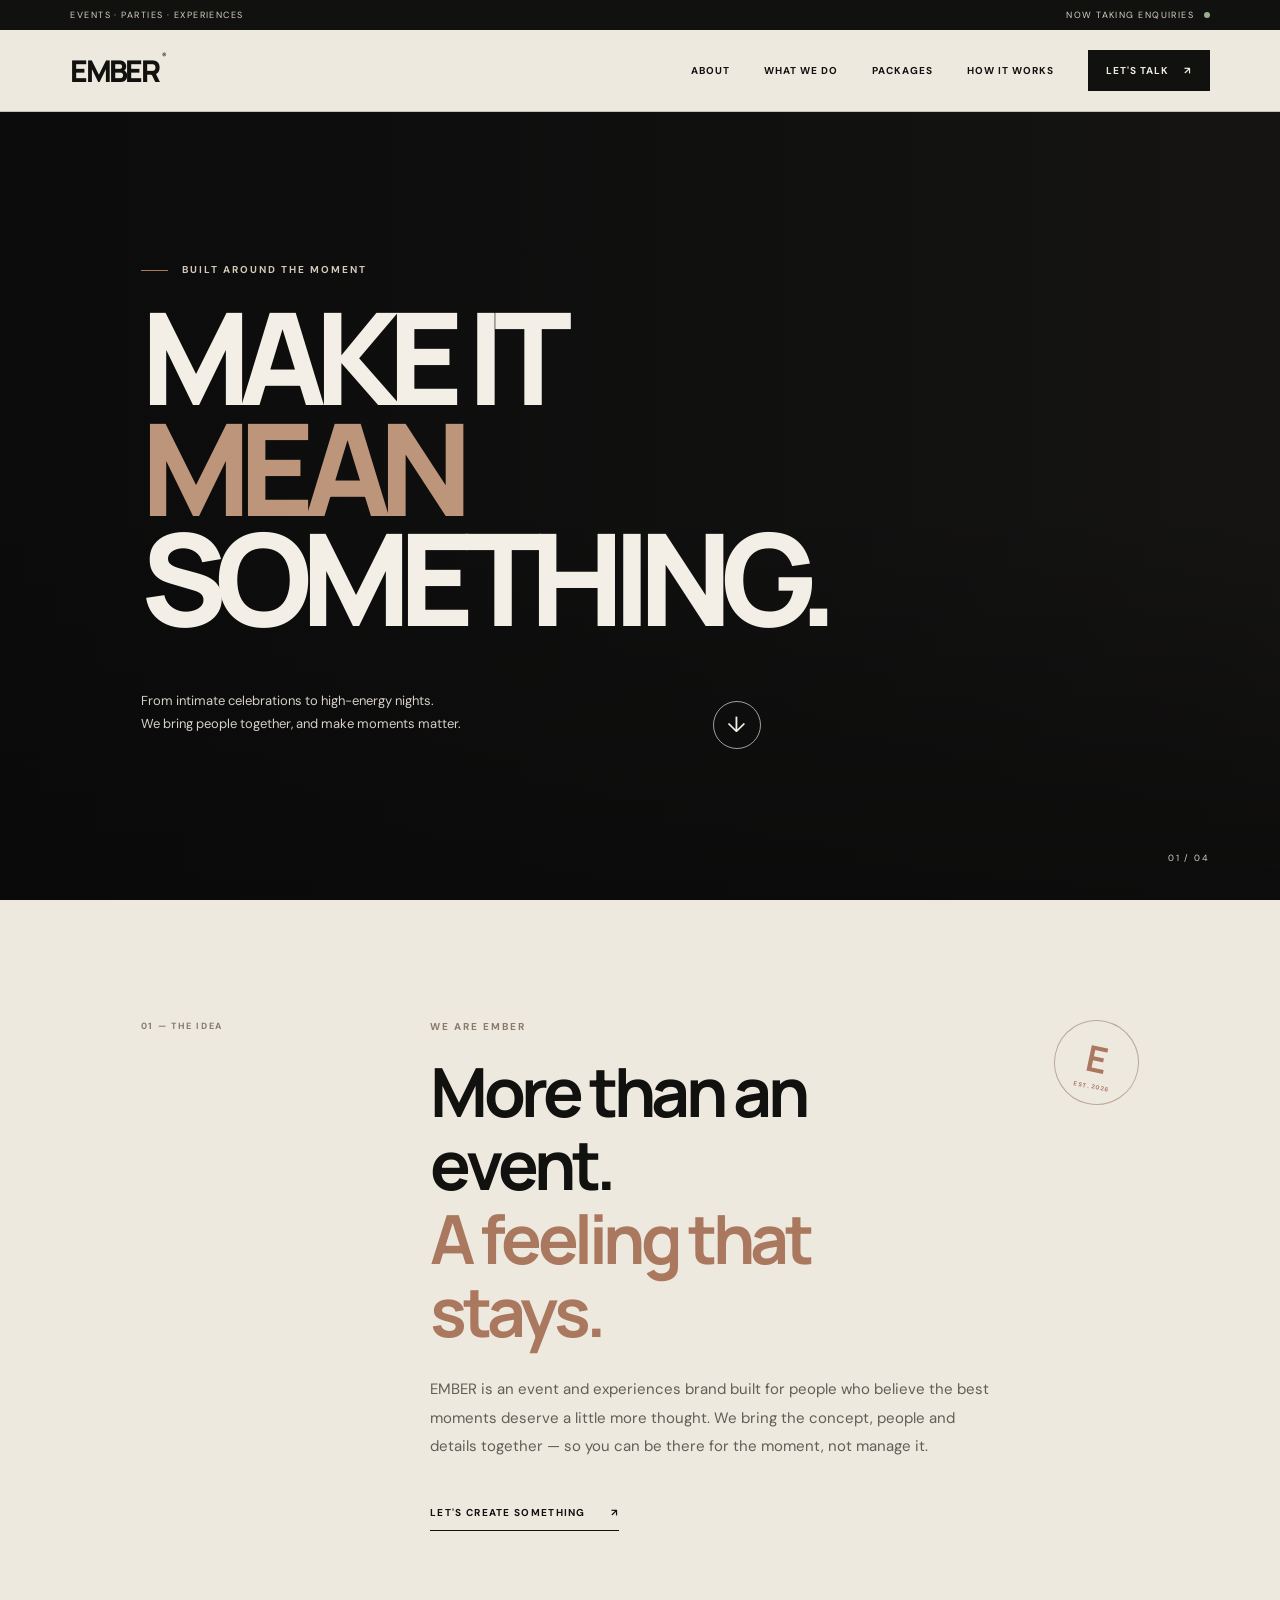
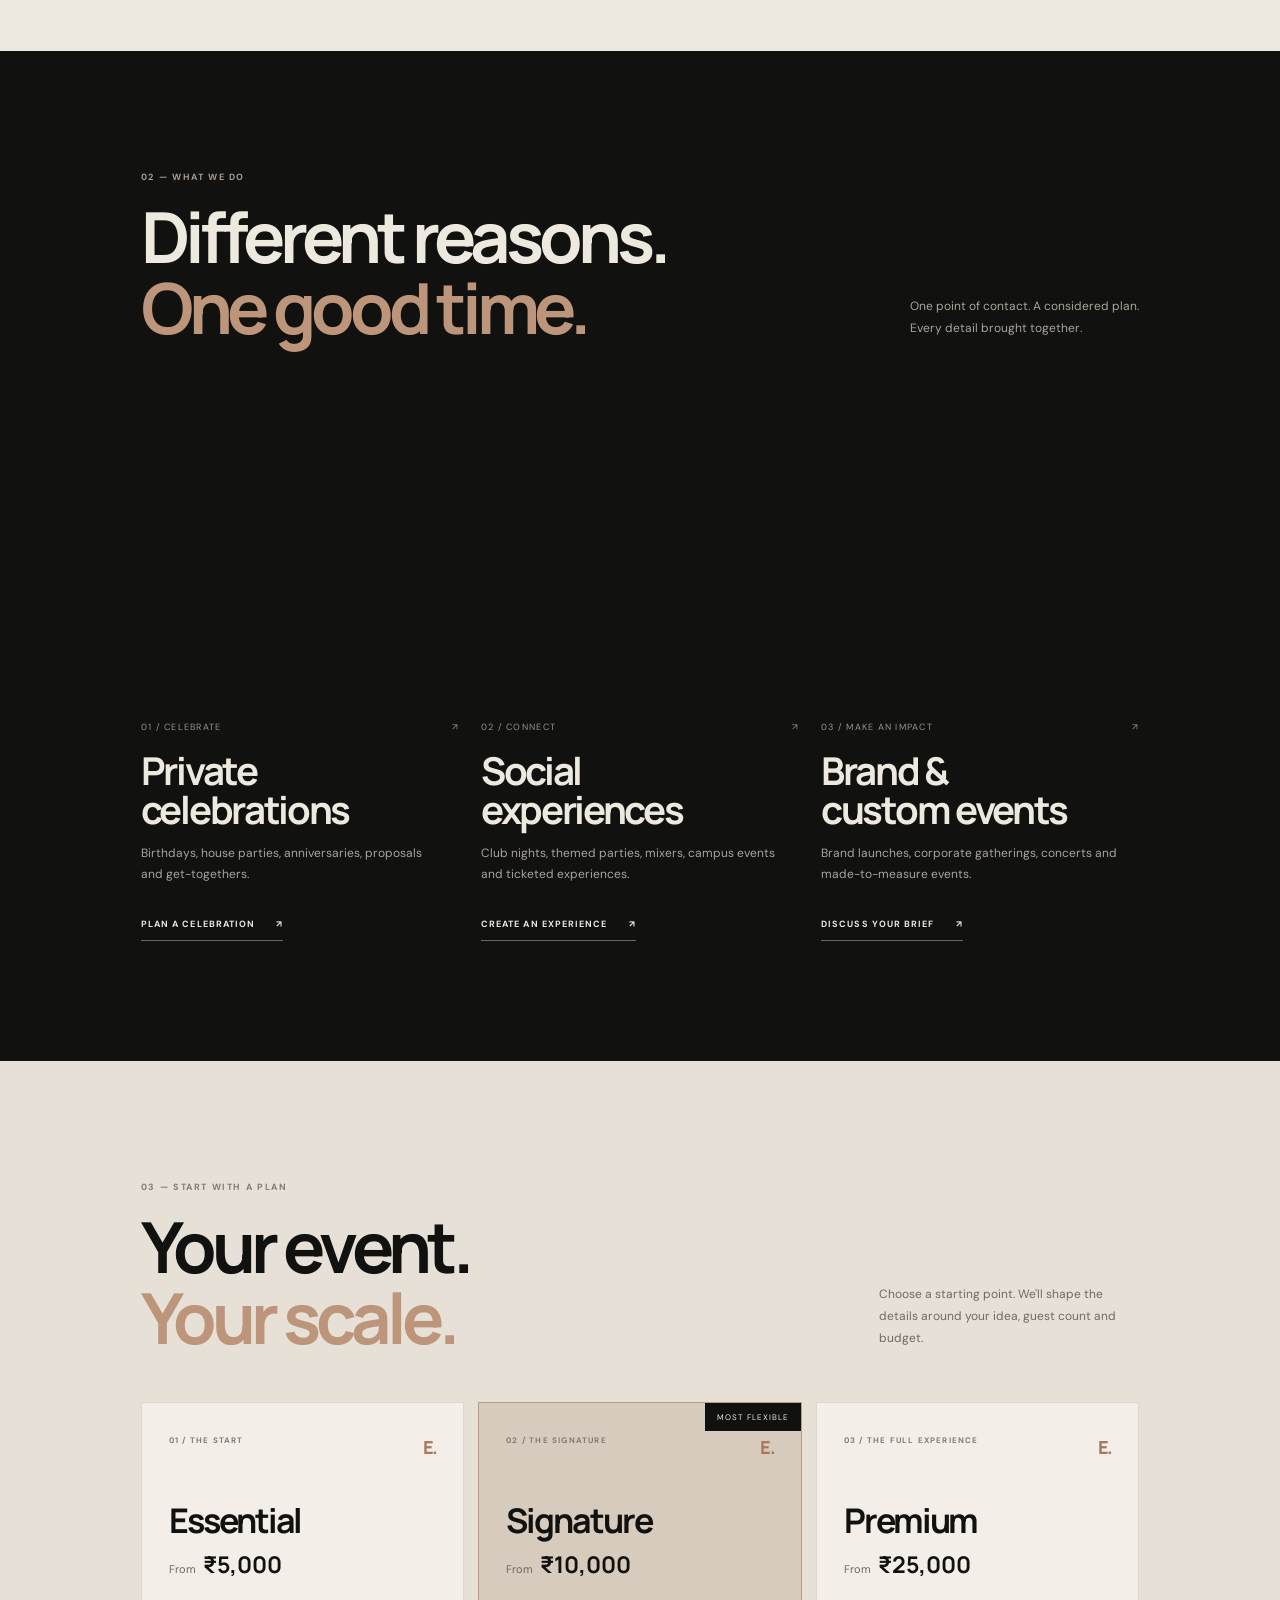
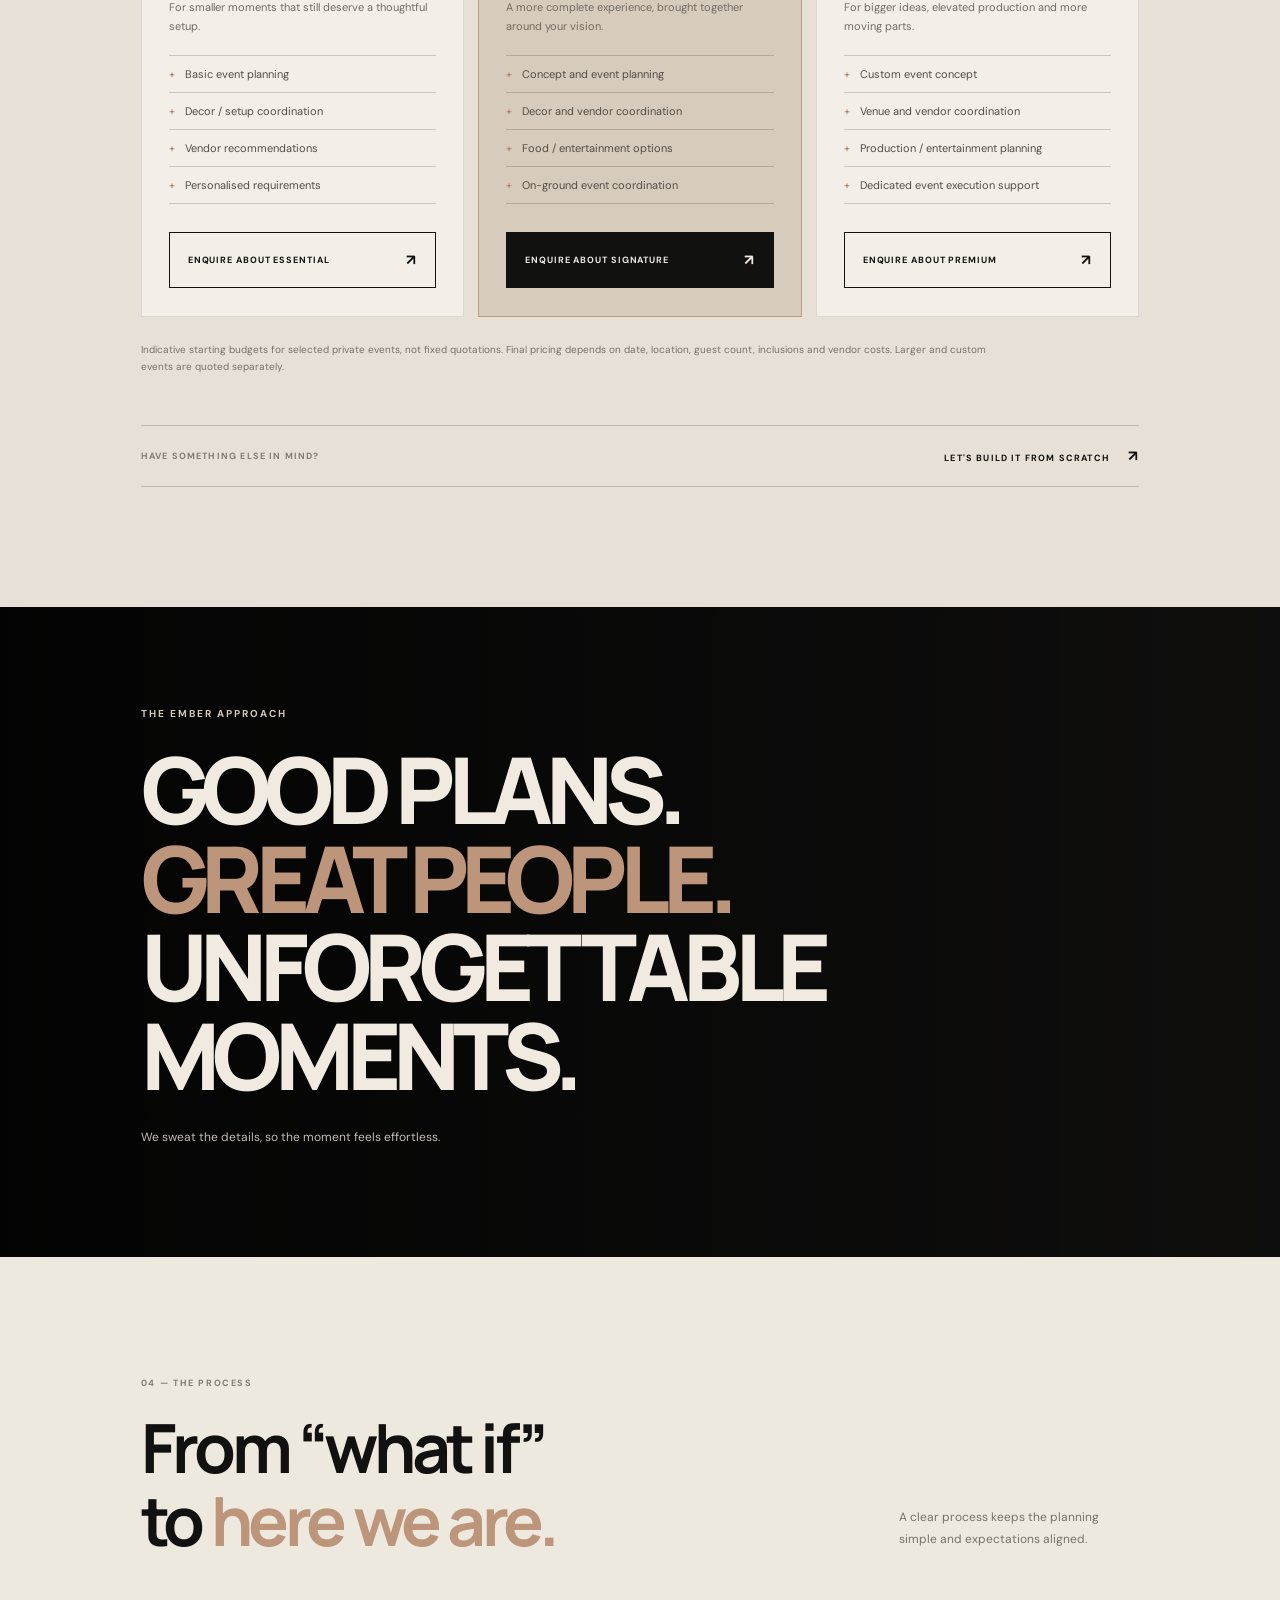
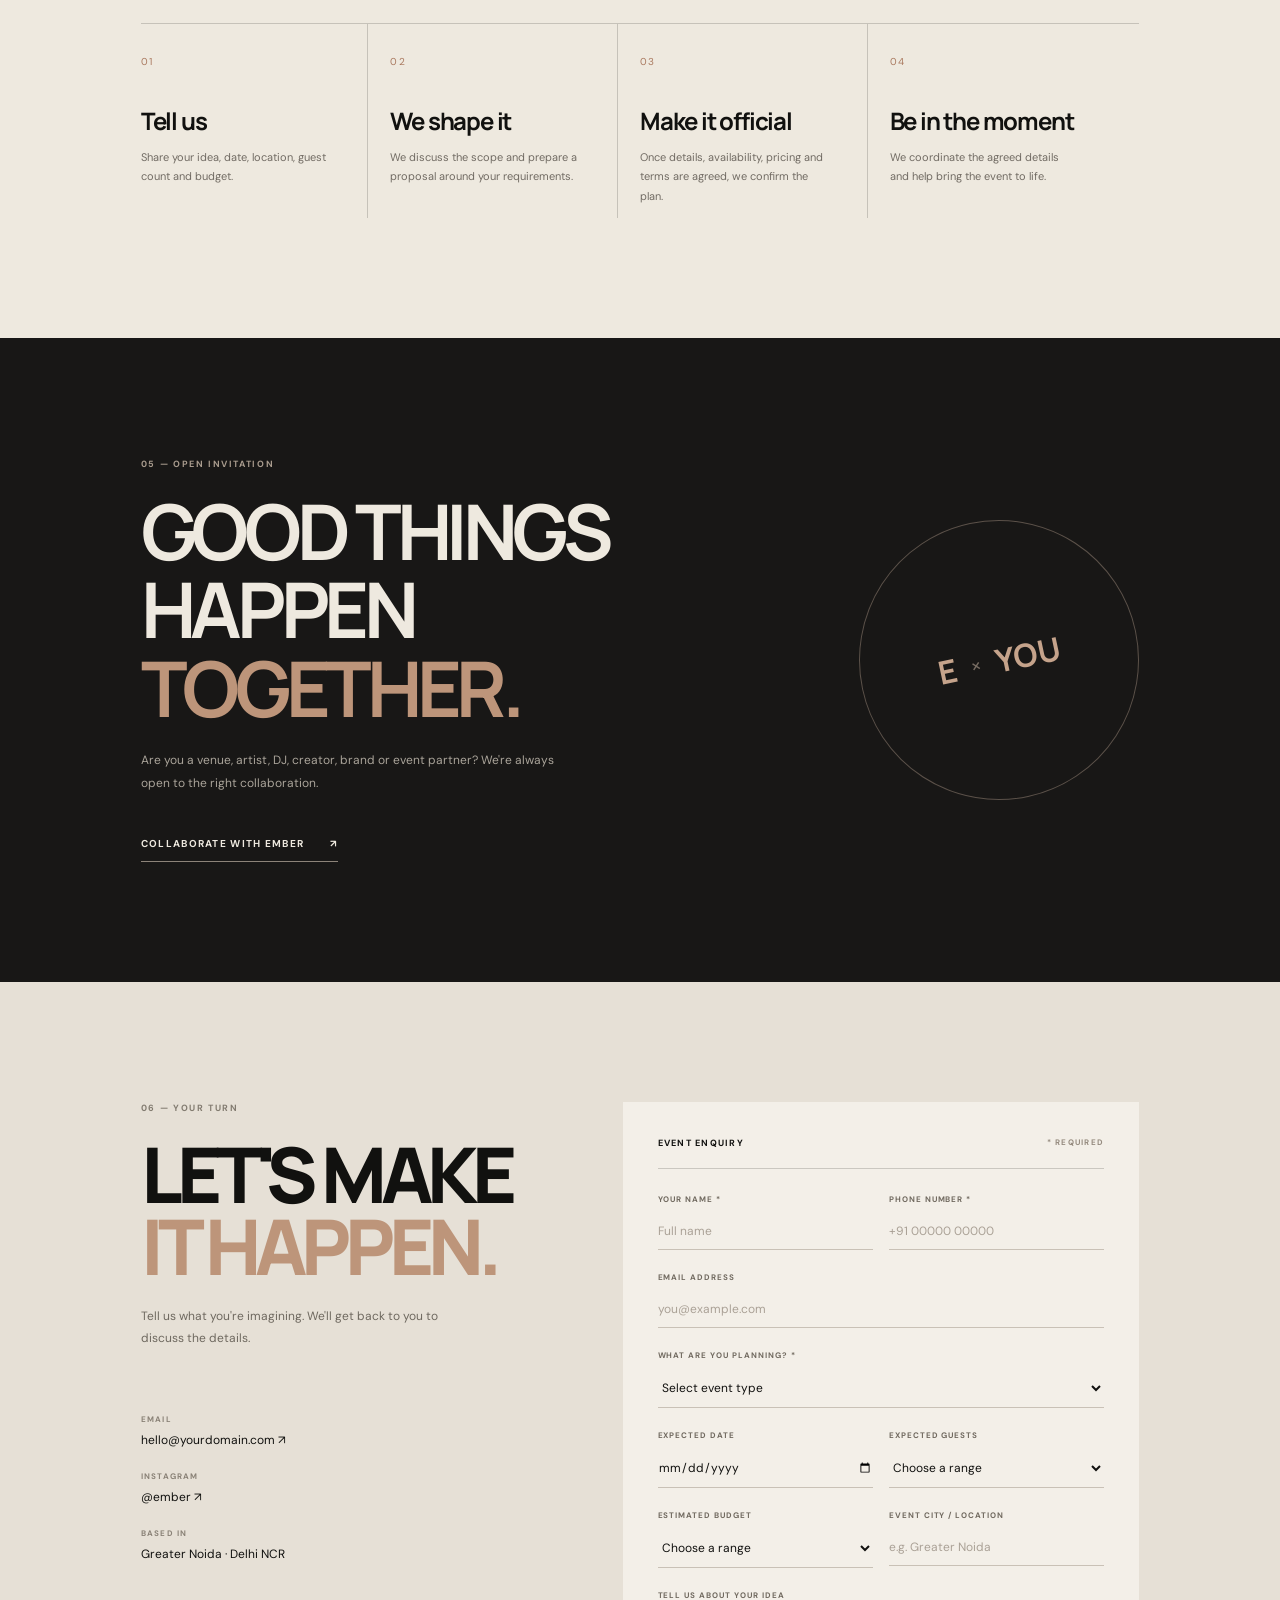
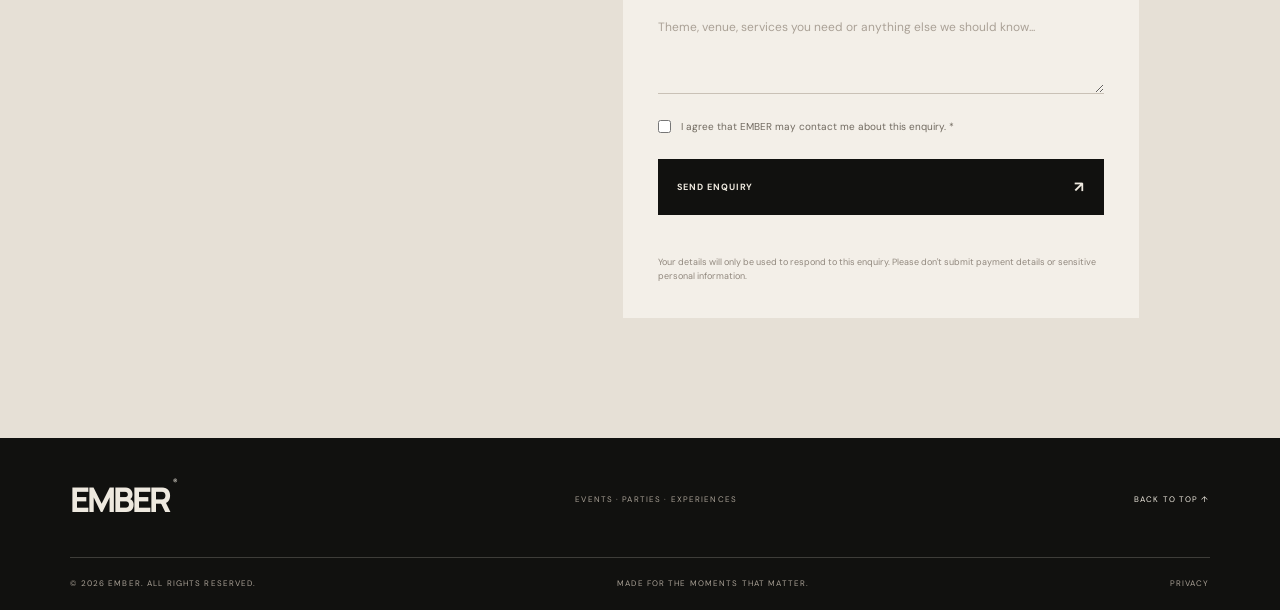
<file: index.html>
<!doctype html>
<html lang="en">
<head>
  <meta charset="utf-8">
  <meta name="viewport" content="width=device-width, initial-scale=1">
  <meta name="theme-color" content="#101010">
  <meta name="description" content="EMBER creates parties, private celebrations and memorable social experiences. Tell us what you're planning.">
  <title>EMBER — Events, Parties & Experiences</title>
  <link rel="preconnect" href="https://fonts.googleapis.com">
  <link rel="preconnect" href="https://fonts.gstatic.com" crossorigin>
  <link href="https://fonts.googleapis.com/css2?family=DM+Sans:wght@400;500;600;700&family=Manrope:wght@400;500;600;700;800&display=swap" rel="stylesheet">
  <link rel="stylesheet" href="style.css">
</head>
<body>
  <div class="announcement">
    <span>EVENTS · PARTIES · EXPERIENCES</span>
    <span>NOW TAKING ENQUIRIES <i class="status-dot"></i></span>
  </div>

  <header class="site-header" id="top">
    <a class="wordmark" href="#top" aria-label="EMBER home">EMBER<span>®</span></a>
    <button class="menu-toggle" aria-label="Open navigation" aria-expanded="false" aria-controls="primary-nav">
      <span></span><span></span>
    </button>
    <nav class="nav" id="primary-nav">
      <a href="#about">ABOUT</a>
      <a href="#offerings">WHAT WE DO</a>
      <a href="#packages">PACKAGES</a>
      <a href="#process">HOW IT WORKS</a>
      <a class="nav-cta" href="#contact">LET'S TALK <span>↗</span></a>
    </nav>
  </header>

  <main>
    <section class="hero">
      <div class="hero-image" role="img" aria-label="Atmospheric event with dramatic stage lighting"></div>
      <div class="hero-overlay"></div>
      <div class="hero-content">
        <p class="eyebrow"><span class="eyebrow-line"></span> BUILT AROUND THE MOMENT</p>
        <h1>MAKE IT<br><em>MEAN</em><br>SOMETHING.</h1>
        <div class="hero-bottom">
          <p>From intimate celebrations to high-energy nights.<br>We bring people together, and make moments matter.</p>
          <a class="circle-link" href="#offerings" aria-label="Explore what we do">↓</a>
        </div>
      </div>
      <div class="hero-index">01 / 04</div>
    </section>

    <section class="intro section-pad" id="about">
      <div class="section-kicker">01 — THE IDEA</div>
      <div class="intro-copy">
        <p class="eyebrow dark-eyebrow">WE ARE EMBER</p>
        <h2>More than an event.<br><span>A feeling that stays.</span></h2>
        <p class="body-copy">EMBER is an event and experiences brand built for people who believe the best moments deserve a little more thought. We bring the concept, people and details together — so you can be there for the moment, not manage it.</p>
        <a class="text-link" href="#contact">LET'S CREATE SOMETHING <span>↗</span></a>
      </div>
      <div class="intro-stamp">E<br><small>EST. 2026</small></div>
    </section>

    <section class="offerings section-pad" id="offerings">
      <div class="section-heading">
        <div>
          <div class="section-kicker light-kicker">02 — WHAT WE DO</div>
          <h2>Different reasons.<br><em>One good time.</em></h2>
        </div>
        <p>One point of contact. A considered plan.<br>Every detail brought together.</p>
      </div>
      <div class="offering-grid">
        <article class="offering-card">
          <div class="offering-photo photo-private"></div>
          <div class="card-meta"><span>01 / CELEBRATE</span><span>↗</span></div>
          <h3>Private<br>celebrations</h3>
          <p>Birthdays, house parties, anniversaries, proposals and get-togethers.</p>
          <a href="#contact" class="card-link" data-event-type="Birthday / Private celebration">PLAN A CELEBRATION <span>↗</span></a>
        </article>
        <article class="offering-card">
          <div class="offering-photo photo-social"></div>
          <div class="card-meta"><span>02 / CONNECT</span><span>↗</span></div>
          <h3>Social<br>experiences</h3>
          <p>Club nights, themed parties, mixers, campus events and ticketed experiences.</p>
          <a href="#contact" class="card-link" data-event-type="Club / Nightlife event">CREATE AN EXPERIENCE <span>↗</span></a>
        </article>
        <article class="offering-card">
          <div class="offering-photo photo-brand"></div>
          <div class="card-meta"><span>03 / MAKE AN IMPACT</span><span>↗</span></div>
          <h3>Brand &<br>custom events</h3>
          <p>Brand launches, corporate gatherings, concerts and made-to-measure events.</p>
          <a href="#contact" class="card-link" data-event-type="Corporate / Brand event">DISCUSS YOUR BRIEF <span>↗</span></a>
        </article>
      </div>
    </section>

    <section class="packages section-pad" id="packages">
      <div class="section-heading package-heading">
        <div>
          <div class="section-kicker">03 — START WITH A PLAN</div>
          <h2>Your event.<br><em>Your scale.</em></h2>
        </div>
        <p>Choose a starting point. We'll shape the details around your idea, guest count and budget.</p>
      </div>
      <div class="package-grid">
        <article class="package-card">
          <div class="package-top"><span>01 / THE START</span><span class="package-mark">E.</span></div>
          <h3>Essential</h3>
          <p class="package-price">From <strong>₹5,000</strong></p>
          <p class="package-desc">For smaller moments that still deserve a thoughtful setup.</p>
          <ul><li>Basic event planning</li><li>Decor / setup coordination</li><li>Vendor recommendations</li><li>Personalised requirements</li></ul>
          <a href="#contact" class="button button-outline" data-package="Essential">ENQUIRE ABOUT ESSENTIAL <span>↗</span></a>
        </article>
        <article class="package-card featured">
          <div class="popular-tag">MOST FLEXIBLE</div>
          <div class="package-top"><span>02 / THE SIGNATURE</span><span class="package-mark">E.</span></div>
          <h3>Signature</h3>
          <p class="package-price">From <strong>₹10,000</strong></p>
          <p class="package-desc">A more complete experience, brought together around your vision.</p>
          <ul><li>Concept and event planning</li><li>Decor and vendor coordination</li><li>Food / entertainment options</li><li>On-ground event coordination</li></ul>
          <a href="#contact" class="button button-dark" data-package="Signature">ENQUIRE ABOUT SIGNATURE <span>↗</span></a>
        </article>
        <article class="package-card">
          <div class="package-top"><span>03 / THE FULL EXPERIENCE</span><span class="package-mark">E.</span></div>
          <h3>Premium</h3>
          <p class="package-price">From <strong>₹25,000</strong></p>
          <p class="package-desc">For bigger ideas, elevated production and more moving parts.</p>
          <ul><li>Custom event concept</li><li>Venue and vendor coordination</li><li>Production / entertainment planning</li><li>Dedicated event execution support</li></ul>
          <a href="#contact" class="button button-outline" data-package="Premium">ENQUIRE ABOUT PREMIUM <span>↗</span></a>
        </article>
      </div>
      <p class="package-note">Indicative starting budgets for selected private events, not fixed quotations. Final pricing depends on date, location, guest count, inclusions and vendor costs. Larger and custom events are quoted separately.</p>
      <div class="custom-strip"><span>HAVE SOMETHING ELSE IN MIND?</span><a href="#contact">LET'S BUILD IT FROM SCRATCH <b>↗</b></a></div>
    </section>

    <section class="statement">
      <div class="statement-bg"></div>
      <div class="statement-content">
        <p class="eyebrow">THE EMBER APPROACH</p>
        <h2>GOOD PLANS.<br><em>GREAT PEOPLE.</em><br>UNFORGETTABLE<br>MOMENTS.</h2>
        <p>We sweat the details, so the moment feels effortless.</p>
      </div>
    </section>

    <section class="process section-pad" id="process">
      <div class="section-kicker">04 — THE PROCESS</div>
      <div class="process-heading">
        <h2>From “what if”<br>to <em>here we are.</em></h2>
        <p>A clear process keeps the planning simple and expectations aligned.</p>
      </div>
      <div class="steps">
        <article><span>01</span><h3>Tell us</h3><p>Share your idea, date, location, guest count and budget.</p></article>
        <article><span>02</span><h3>We shape it</h3><p>We discuss the scope and prepare a proposal around your requirements.</p></article>
        <article><span>03</span><h3>Make it official</h3><p>Once details, availability, pricing and terms are agreed, we confirm the plan.</p></article>
        <article><span>04</span><h3>Be in the moment</h3><p>We coordinate the agreed details and help bring the event to life.</p></article>
      </div>
    </section>

    <section class="collab section-pad">
      <div class="collab-copy">
        <div class="section-kicker light-kicker">05 — OPEN INVITATION</div>
        <h2>GOOD THINGS<br>HAPPEN <em>TOGETHER.</em></h2>
        <p>Are you a venue, artist, DJ, creator, brand or event partner? We're always open to the right collaboration.</p>
        <a class="text-link light-link" href="#contact" data-enquiry="Collaboration">COLLABORATE WITH EMBER <span>↗</span></a>
      </div>
      <div class="collab-art" aria-hidden="true"><span> E </span><i>×</i><span>YOU</span></div>
    </section>

    <section class="contact section-pad" id="contact">
      <div class="contact-heading">
        <div class="section-kicker">06 — YOUR TURN</div>
        <h2>LET'S MAKE<br><em>IT HAPPEN.</em></h2>
        <p>Tell us what you're imagining. We'll get back to you to discuss the details.</p>
        <div class="contact-details">
          <div><span>EMAIL</span><a href="mailto:hello@yourdomain.com" id="email-link">hello@yourdomain.com ↗</a></div>
          <div><span>INSTAGRAM</span><a href="https://instagram.com/" target="_blank" rel="noopener noreferrer" id="instagram-link">@ember ↗</a></div>
          <div><span>BASED IN</span><p>Greater Noida · Delhi NCR</p></div>
        </div>
      </div>

      <form class="enquiry-form" id="enquiry-form">
        <div class="form-title"><span>EVENT ENQUIRY</span><span>* REQUIRED</span></div>
        <div class="form-grid">
          <label>YOUR NAME *<input name="name" type="text" placeholder="Full name" autocomplete="name" required></label>
          <label>PHONE NUMBER *<input name="phone" type="tel" placeholder="+91 00000 00000" autocomplete="tel" pattern="[+0-9() -]{8,20}" required></label>
          <label class="full">EMAIL ADDRESS<input name="email" type="email" placeholder="you@example.com" autocomplete="email"></label>
          <label class="full">WHAT ARE YOU PLANNING? *
            <select name="event_type" id="event-type" required>
              <option value="">Select event type</option>
              <option>Birthday / Private celebration</option>
              <option>House party</option>
              <option>Club / Nightlife event</option>
              <option>College event</option>
              <option>Corporate / Brand event</option>
              <option>Concert / Festival</option>
              <option>Collaboration / Partnership</option>
              <option>Other</option>
            </select>
          </label>
          <label>EXPECTED DATE<input name="event_date" type="date"></label>
          <label>EXPECTED GUESTS
            <select name="guest_count"><option value="">Choose a range</option><option>Below 20</option><option>20–50</option><option>50–100</option><option>100–250</option><option>250–500</option><option>500+</option></select>
          </label>
          <label>ESTIMATED BUDGET
            <select name="budget"><option value="">Choose a range</option><option>Below ₹5,000</option><option>₹5,000–₹10,000</option><option>₹10,000–₹25,000</option><option>₹25,000–₹50,000</option><option>₹50,000–₹1 lakh</option><option>₹1 lakh+</option><option>Not decided yet</option></select>
          </label>
          <label>EVENT CITY / LOCATION<input name="location" type="text" placeholder="e.g. Greater Noida"></label>
          <label class="full">TELL US ABOUT YOUR IDEA<textarea name="details" rows="4" placeholder="Theme, venue, services you need or anything else we should know..."></textarea></label>
        </div>
        <label class="consent"><input type="checkbox" name="consent" value="yes" required><span>I agree that EMBER may contact me about this enquiry. *</span></label>
        <button class="button button-dark submit-button" type="submit">SEND ENQUIRY <span>↗</span></button>
        <p class="form-status" id="form-status" role="status" aria-live="polite"></p>
        <p class="form-small">Your details will only be used to respond to this enquiry. Please don't submit payment details or sensitive personal information.</p>
      </form>
    </section>
  </main>

  <footer class="footer">
    <div class="footer-top">
      <a class="wordmark footer-logo" href="#top">EMBER<span>®</span></a>
      <p>EVENTS · PARTIES · EXPERIENCES</p>
      <a href="#top" class="back-top">BACK TO TOP ↑</a>
    </div>
    <div class="footer-bottom"><span>© <span id="year"></span> EMBER. ALL RIGHTS RESERVED.</span><span>MADE FOR THE MOMENTS THAT MATTER.</span><a href="privacy.html">PRIVACY</a></div>
  </footer>

  <script src="config.js"></script>
  <script src="script.js"></script>
</body>
</html>
</file>
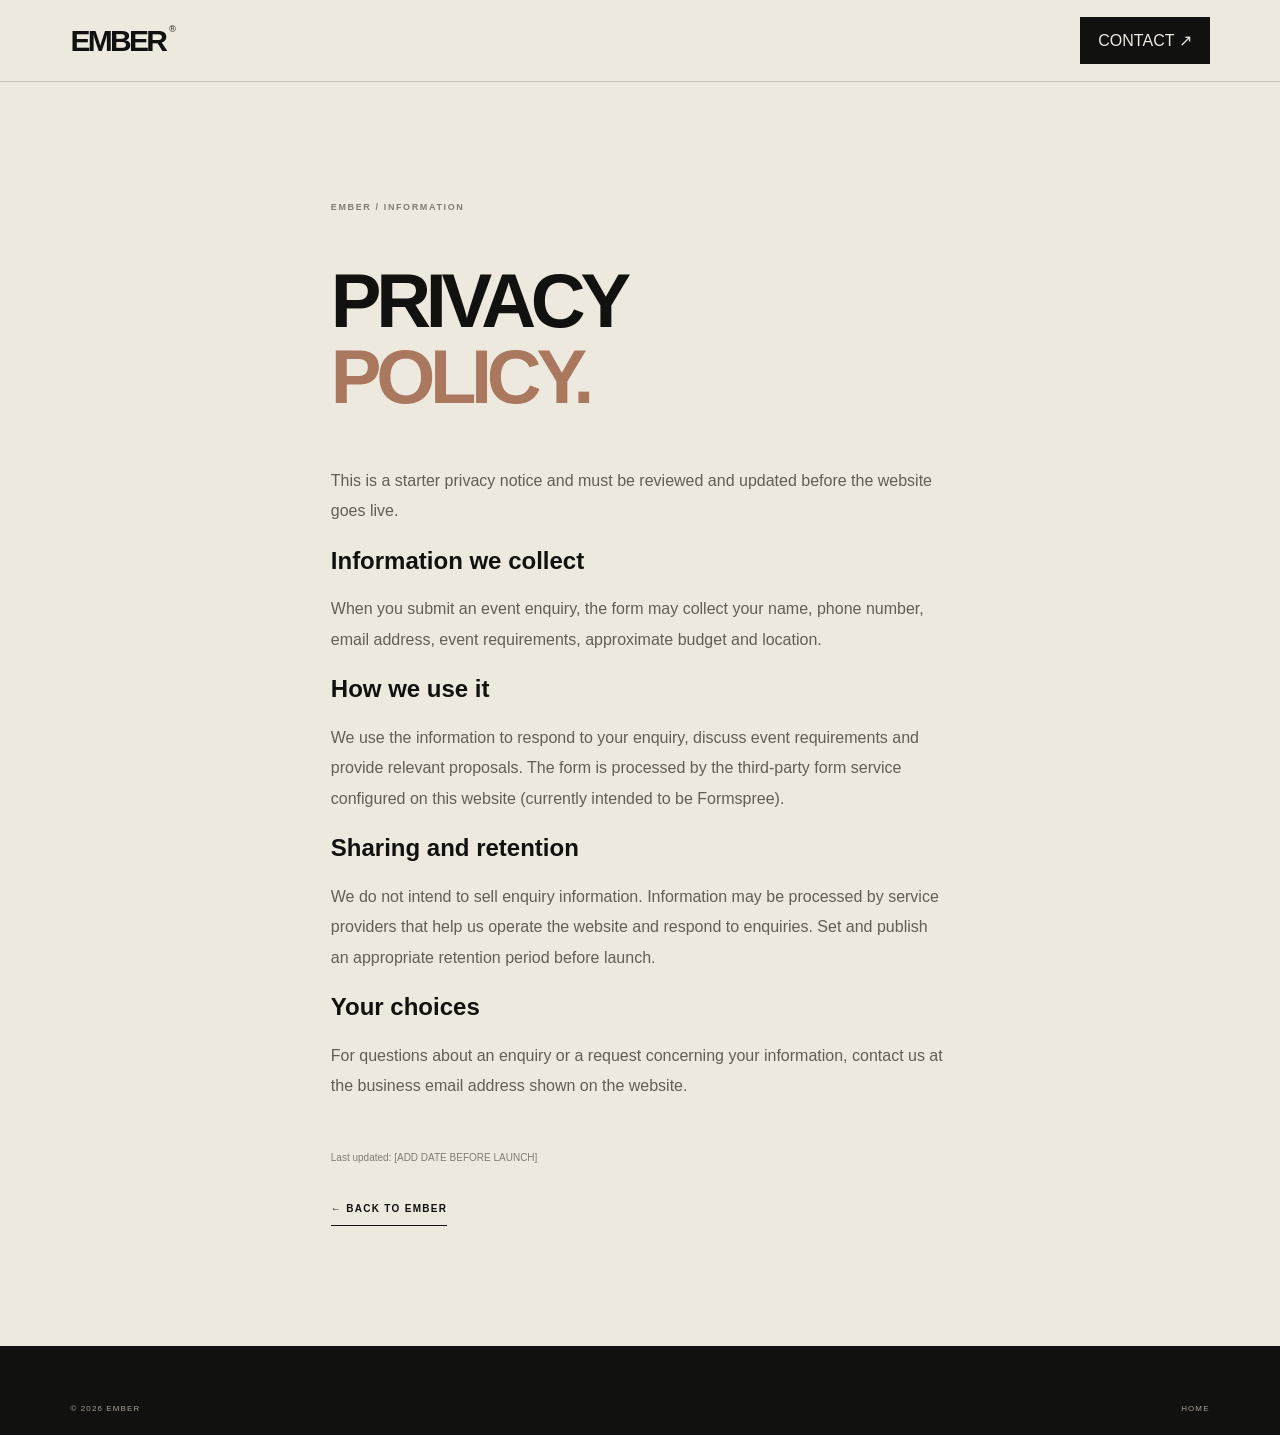
<file: privacy.html>
<!doctype html>
<html lang="en"><head><meta charset="utf-8"><meta name="viewport" content="width=device-width, initial-scale=1"><meta name="theme-color" content="#101010"><title>Privacy — EMBER</title><link rel="stylesheet" href="style.css"></head>
<body>
<header class="site-header"><a class="wordmark" href="index.html">EMBER<span>®</span></a><a class="nav-cta" href="index.html#contact">CONTACT ↗</a></header>
<main class="section-pad" style="min-height:65vh;max-width:900px;margin:auto">
<div class="section-kicker">EMBER / INFORMATION</div>
<h1 style="font:800 clamp(42px,7vw,76px)/1 var(--display);letter-spacing:-.07em">PRIVACY<br><em style="font-style:normal;color:#a9785e">POLICY.</em></h1>
<p style="line-height:1.9;color:#625e57">This is a starter privacy notice and must be reviewed and updated before the website goes live.</p>
<h2>Information we collect</h2>
<p style="line-height:1.9;color:#625e57">When you submit an event enquiry, the form may collect your name, phone number, email address, event requirements, approximate budget and location.</p>
<h2>How we use it</h2>
<p style="line-height:1.9;color:#625e57">We use the information to respond to your enquiry, discuss event requirements and provide relevant proposals. The form is processed by the third-party form service configured on this website (currently intended to be Formspree).</p>
<h2>Sharing and retention</h2>
<p style="line-height:1.9;color:#625e57">We do not intend to sell enquiry information. Information may be processed by service providers that help us operate the website and respond to enquiries. Set and publish an appropriate retention period before launch.</p>
<h2>Your choices</h2>
<p style="line-height:1.9;color:#625e57">For questions about an enquiry or a request concerning your information, contact us at the business email address shown on the website.</p>
<p style="font-size:10px;color:#827b70;margin-top:50px">Last updated: [ADD DATE BEFORE LAUNCH]</p>
<a class="text-link" href="index.html">← BACK TO EMBER</a>
</main>
<footer class="footer"><div class="footer-bottom"><span>© <span id="year"></span> EMBER</span><a href="index.html">HOME</a></div></footer>
<script>document.getElementById("year").textContent=new Date().getFullYear()</script>
</body></html>
</file>
<file: style.css>
:root {
  --ink:#11110f; --paper:#eee9df; --cream:#e4ddd1; --muted:#8b877f;
  --accent:#a9785e; --line:rgba(17,17,15,.18); --dark-line:rgba(238,233,223,.2);
  --sans:"DM Sans",Arial,sans-serif; --display:"Manrope","DM Sans",sans-serif;
}
*{box-sizing:border-box}
html{scroll-behavior:smooth;scroll-padding-top:90px}
body{margin:0;background:var(--paper);color:var(--ink);font-family:var(--sans);-webkit-font-smoothing:antialiased}
a{color:inherit;text-decoration:none}
button,input,select,textarea{font:inherit}
.announcement{height:30px;background:var(--ink);color:#d8d1c7;display:flex;justify-content:space-between;align-items:center;padding:0 5.5%;font-size:9px;letter-spacing:.16em}
.status-dot{display:inline-block;width:6px;height:6px;background:#9baf8c;border-radius:50%;margin-left:6px}
.site-header{height:82px;padding:0 5.5%;display:flex;align-items:center;justify-content:space-between;background:var(--paper);position:sticky;top:0;z-index:20;border-bottom:1px solid var(--line)}
.wordmark{font:800 30px var(--display);letter-spacing:-.09em}
.wordmark span{font:500 9px var(--sans);letter-spacing:0;vertical-align:top;margin-left:4px}
.nav{display:flex;align-items:center;gap:34px;font-size:10px;font-weight:700;letter-spacing:.1em}
.nav a:not(.nav-cta){transition:opacity .2s}.nav a:hover{opacity:.55}
.nav-cta{background:var(--ink);color:var(--paper);padding:14px 18px}
.nav-cta span{margin-left:12px}
.menu-toggle{display:none;background:none;border:0;padding:10px}
.menu-toggle span{display:block;width:23px;height:1px;background:var(--ink);margin:6px}
.hero{min-height:690px;height:min(790px,calc(100svh - 112px));position:relative;background:#171615;color:#f3eee6;overflow:hidden;display:flex;align-items:center}
.hero-image,.hero-overlay{position:absolute;inset:0}
.hero-image{background-image:url("https://images.unsplash.com/photo-1506157786151-b8491531f063?auto=format&fit=crop&w=2200&q=85");background-size:cover;background-position:center 48%;transform:scale(1.02)}
.hero-overlay{background:linear-gradient(90deg,rgba(9,9,9,.83) 0%,rgba(9,9,9,.48) 54%,rgba(9,9,9,.16) 100%),linear-gradient(0deg,rgba(0,0,0,.42),transparent 50%)}
.hero-content{position:relative;z-index:1;margin-left:11%;width:min(850px,78%)}
.eyebrow{font-size:10px;letter-spacing:.2em;font-weight:700;margin:0 0 25px;color:#d5c8b9}
.eyebrow-line{display:inline-block;width:27px;height:1px;background:var(--accent);vertical-align:middle;margin-right:10px}
.hero h1{font:800 clamp(65px,10vw,145px)/.86 var(--display);letter-spacing:-.09em;margin:0;text-transform:uppercase}
.hero h1 em,.section-heading h2 em,.statement h2 em,.process h2 em,.collab h2 em,.contact h2 em{font-style:normal;color:#bd957a}
.hero-bottom{display:flex;align-items:end;justify-content:space-between;max-width:620px;margin-top:44px}
.hero-bottom p{font-size:13px;line-height:1.8;color:#d5d0c8}
.circle-link{border:1px solid rgba(255,255,255,.6);border-radius:50%;width:48px;height:48px;display:grid;place-items:center;font-size:22px;transition:.25s}
.circle-link:hover{background:var(--paper);color:var(--ink)}
.hero-index{position:absolute;right:5.5%;bottom:36px;font-size:9px;letter-spacing:.2em;color:#d5d0c8}
.section-pad{padding:120px 11%}
.section-kicker{font-size:9px;letter-spacing:.18em;font-weight:700;color:#827b70}
.intro{display:grid;grid-template-columns:1fr 2.2fr .45fr;gap:35px;align-items:start;position:relative}
.intro-copy{max-width:720px}
.dark-eyebrow{color:#8b796a;margin-bottom:22px}
.intro h2,.process h2{font:700 clamp(38px,5.3vw,70px)/1.08 var(--display);letter-spacing:-.065em;margin:0 0 27px}
.intro h2 span{color:#a9785e}
.body-copy{max-width:560px;font-size:15px;line-height:1.9;color:#625e57}
.text-link{display:inline-block;margin-top:30px;font-size:10px;font-weight:700;letter-spacing:.13em;border-bottom:1px solid var(--ink);padding-bottom:11px}
.text-link span{margin-left:22px}
.intro-stamp{justify-self:end;border:1px solid #b9aa99;border-radius:50%;width:85px;height:85px;display:grid;place-content:center;text-align:center;font:700 36px var(--display);color:#a9785e;transform:rotate(12deg)}
.intro-stamp small{font:700 6px var(--sans);letter-spacing:.1em}
.offerings{background:var(--ink);color:var(--paper)}
.section-heading{display:flex;justify-content:space-between;align-items:end;margin-bottom:55px}
.light-kicker{color:#a99c8e}
.section-heading h2,.collab h2{font:700 clamp(42px,5.5vw,72px)/1.02 var(--display);letter-spacing:-.07em;margin:18px 0 0}
.section-heading>p{color:#aaa49a;font-size:12px;line-height:1.8;margin:0 0 5px}
.offering-grid{display:grid;grid-template-columns:repeat(3,1fr);gap:22px}
.offering-card{min-width:0}
.offering-photo{height:300px;background-size:cover;background-position:center;filter:saturate(.75)}
.photo-private{background-image:url("https://images.unsplash.com/photo-1511795409834-ef04bbd61622?auto=format&fit=crop&w=900&q=80")}
.photo-social{background-image:url("https://images.unsplash.com/photo-1571266028243-d220c9c3b4a3?auto=format&fit=crop&w=900&q=80")}
.photo-brand{background-image:url("https://images.unsplash.com/photo-1492684223066-81342ee5ff30?auto=format&fit=crop&w=900&q=80")}
.card-meta{display:flex;justify-content:space-between;color:#9b9388;font-size:9px;letter-spacing:.14em;margin-top:22px}
.offering-card h3{font:700 clamp(28px,3vw,39px)/1.02 var(--display);letter-spacing:-.06em;margin:18px 0 13px}
.offering-card>p{color:#aaa49a;font-size:12px;line-height:1.8;min-height:44px;max-width:300px}
.card-link{display:inline-block;margin-top:19px;font-size:9px;font-weight:700;letter-spacing:.12em;border-bottom:1px solid #6c665e;padding-bottom:10px}
.card-link span{margin-left:18px}
.packages{background:#e6e0d6}
.package-heading{margin-bottom:48px}
.package-heading>p{color:#6f6a62;max-width:260px}
.package-grid{display:grid;grid-template-columns:repeat(3,1fr);gap:14px;align-items:stretch}
.package-card{background:#f3efe8;padding:32px 27px 28px;position:relative;display:flex;flex-direction:column;min-height:460px;border:1px solid rgba(17,17,15,.1)}
.package-card.featured{background:#d7cbbd;border-color:#b89c85}
.popular-tag{position:absolute;top:0;right:0;background:var(--ink);color:var(--paper);font-size:8px;letter-spacing:.12em;padding:9px 12px}
.package-top{display:flex;justify-content:space-between;color:#827b70;font-size:8px;letter-spacing:.15em;font-weight:700}
.package-mark{font:800 18px var(--display);letter-spacing:-.1em;color:#a9785e}
.package-card h3{font:700 34px var(--display);letter-spacing:-.06em;margin:38px 0 5px}
.package-price{font-size:11px;color:#6d675f;margin:0}
.package-price strong{font:700 23px var(--display);color:var(--ink);margin-left:4px}
.package-desc{font-size:11px;line-height:1.7;color:#716b63;min-height:39px;margin:18px 0}
.package-card ul{list-style:none;padding:0;margin:0 0 28px;border-top:1px solid var(--line);flex:1}
.package-card li{font-size:11px;padding:11px 0;border-bottom:1px solid var(--line);color:#514d47}
.package-card li:before{content:"+";color:#a9785e;margin-right:10px}
.button{display:flex;align-items:center;justify-content:space-between;padding:17px 18px;font-size:9px;letter-spacing:.1em;font-weight:700;border:1px solid var(--ink);cursor:pointer;transition:.2s}
.button span{font-size:15px}
.button-outline{background:transparent}
.button-outline:hover{background:var(--ink);color:var(--paper)}
.button-dark{background:var(--ink);color:var(--paper)}
.button-dark:hover{background:#4b3b32}
.package-note{font-size:10px;line-height:1.7;color:#777168;max-width:850px;margin:24px 0 0}
.custom-strip{display:flex;justify-content:space-between;align-items:center;border-top:1px solid var(--line);border-bottom:1px solid var(--line);margin-top:50px;padding:20px 0;font-size:9px;letter-spacing:.13em;font-weight:700}
.custom-strip span{color:#827b70}.custom-strip b{font-size:15px;margin-left:15px}
.statement{min-height:620px;position:relative;display:flex;align-items:center;background:#151413;color:#f0eae0;overflow:hidden}
.statement-bg{position:absolute;inset:0;background:linear-gradient(90deg,rgba(0,0,0,.84),rgba(0,0,0,.28)),url("https://images.unsplash.com/photo-1470229722913-7c0e2dbbafd3?auto=format&fit=crop&w=2000&q=85") center/cover}
.statement-content{position:relative;padding:100px 11%}
.statement h2{font:800 clamp(48px,7.2vw,96px)/.96 var(--display);letter-spacing:-.08em;margin:0}
.statement-content>p:last-child{font-size:12px;color:#c3bcb2;margin-top:30px}
.process{background:var(--paper)}
.process-heading{display:flex;justify-content:space-between;align-items:end;margin:22px 0 65px}
.process h2{margin:0}
.process-heading>p{font-size:12px;color:#777168;max-width:240px;line-height:1.8;margin-bottom:7px}
.steps{display:grid;grid-template-columns:repeat(4,1fr);border-top:1px solid var(--line)}
.steps article{padding:25px 22px 0 0;border-right:1px solid var(--line);margin-right:22px}
.steps article:last-child{border:0;margin:0}
.steps article>span{font-size:10px;color:#a9785e;letter-spacing:.12em}
.steps h3{font:700 24px var(--display);letter-spacing:-.05em;margin:34px 0 10px}
.steps p{font-size:11px;line-height:1.8;color:#716b63;max-width:190px}
.collab{background:#181716;color:var(--paper);display:flex;justify-content:space-between;align-items:center;gap:35px;overflow:hidden}
.collab-copy{max-width:620px}
.collab h2{font-size:clamp(42px,6vw,78px);margin:22px 0}
.collab-copy>p{max-width:420px;font-size:12px;line-height:1.9;color:#aaa49a}
.light-link{color:var(--paper);border-color:#8c8379}
.collab-art{width:280px;height:280px;flex-shrink:0;border:1px solid #5b5149;border-radius:50%;display:flex;align-items:center;justify-content:center;gap:14px;color:#c5a38b;font:700 32px var(--display);transform:rotate(-12deg)}
.collab-art i{font:400 20px var(--sans);color:#786d63}
.contact{display:grid;grid-template-columns:.85fr 1.15fr;gap:10%;background:#e6e0d6}
.contact h2{font:800 clamp(46px,6vw,78px)/.94 var(--display);letter-spacing:-.08em;margin:24px 0}
.contact-heading>p{font-size:12px;line-height:1.8;color:#6e685f;max-width:310px}
.contact-details{margin-top:65px;display:grid;gap:23px}
.contact-details>div{display:grid;gap:8px}
.contact-details span{font-size:8px;letter-spacing:.15em;color:#898176;font-weight:700}
.contact-details a,.contact-details p{font-size:12px;margin:0}
.enquiry-form{background:#f3efe8;padding:35px}
.form-title{display:flex;justify-content:space-between;font-size:9px;letter-spacing:.14em;font-weight:700;border-bottom:1px solid var(--line);padding-bottom:19px;margin-bottom:25px}
.form-title span:last-child{color:#958b7f;font-size:8px}
.form-grid{display:grid;grid-template-columns:1fr 1fr;gap:22px 16px}
.form-grid label{display:flex;flex-direction:column;gap:9px;font-size:8px;letter-spacing:.12em;font-weight:700;color:#70695f}
.form-grid label.full{grid-column:1/-1}
.form-grid input,.form-grid select,.form-grid textarea{width:100%;border:0;border-bottom:1px solid #c9c1b6;background:transparent;border-radius:0;padding:10px 0;color:var(--ink);outline:none;font:400 12px var(--sans);letter-spacing:0}
.form-grid input:focus,.form-grid select:focus,.form-grid textarea:focus{border-color:#a9785e}
.form-grid textarea{resize:vertical;min-height:85px}
.form-grid input::placeholder,.form-grid textarea::placeholder{color:#aaa196}
.consent{display:flex;gap:10px;align-items:flex-start;margin:25px 0;font-size:10px;line-height:1.5;color:#70695f}
.consent input{accent-color:var(--ink);margin:1px 0 0}
.submit-button{width:100%}
.form-status{font-size:11px;line-height:1.6;margin:12px 0 0;min-height:16px}
.form-status.success{color:#38633f}.form-status.error{color:#9b3f35}
.form-small{font-size:9px;line-height:1.6;color:#91887e;margin:12px 0 0}
.footer{background:var(--ink);color:var(--paper);padding:38px 5.5% 22px}
.footer-top{display:flex;align-items:center;justify-content:space-between;padding-bottom:35px;border-bottom:1px solid var(--dark-line)}
.footer-logo{font-size:34px}
.footer-top>p,.back-top,.footer-bottom{font-size:8px;letter-spacing:.14em;color:#a9a196}
.back-top{color:var(--paper)}
.footer-bottom{display:flex;justify-content:space-between;gap:15px;padding-top:20px;font-size:8px}
@media(max-width:900px){
 .section-pad{padding:90px 7%}.hero-content{margin-left:8%}.intro{grid-template-columns:1fr 2fr}.intro-stamp{display:none}
 .offering-photo{height:230px}.package-card{padding:26px 19px}.contact{gap:6%}
}
@media(max-width:680px){
 .announcement{padding:0 5%;font-size:7px}.site-header{height:70px;padding:0 5%}.wordmark{font-size:27px}
 .menu-toggle{display:block;z-index:2}.nav{display:none;position:absolute;top:69px;left:0;right:0;background:var(--paper);padding:25px 6% 30px;flex-direction:column;align-items:stretch;gap:23px;border-bottom:1px solid var(--line)}
 .nav.open{display:flex}.nav-cta{text-align:center}
 .hero{min-height:660px;height:calc(90svh - 100px)}.hero-content{width:86%;margin-left:7%}.hero h1{font-size:clamp(64px,17vw,105px)}
 .hero-bottom{margin-top:35px;gap:20px}.hero-bottom p{font-size:11px}.hero-index{bottom:22px}
 .section-pad{padding:76px 7%}.intro{display:block}.intro-copy{margin-top:35px}.intro h2,.process h2{font-size:45px}
 .section-heading,.process-heading{display:block}.section-heading>p,.process-heading>p{margin-top:22px}
 .offering-grid,.package-grid{grid-template-columns:1fr;gap:38px}.offering-photo{height:290px}.offering-card>p{min-height:0}
 .package-card{min-height:0;padding:30px}.package-card h3{margin-top:30px}.package-desc{min-height:0}
 .statement{min-height:540px}.statement-content{padding:80px 7%}.statement h2{font-size:clamp(48px,13vw,75px)}
 .steps{grid-template-columns:1fr 1fr;row-gap:30px}.steps article{min-height:170px}.steps article:nth-child(2){border-right:0}.steps article h3{margin-top:22px}
 .collab{display:block}.collab-art{width:190px;height:190px;margin:45px auto 0;font-size:25px}
 .contact{grid-template-columns:1fr;gap:45px}.contact-details{margin-top:40px}.enquiry-form{padding:25px 20px}
 .form-grid{grid-template-columns:1fr;gap:20px}.form-grid label.full{grid-column:auto}
 .footer-top{flex-wrap:wrap;gap:20px}.footer-top>p{order:3;width:100%;margin:0}.footer-bottom{flex-wrap:wrap;line-height:1.6}
}
@media(prefers-reduced-motion:reduce){html{scroll-behavior:auto}*,*::before,*::after{transition:none!important;animation:none!important}}
</file>
